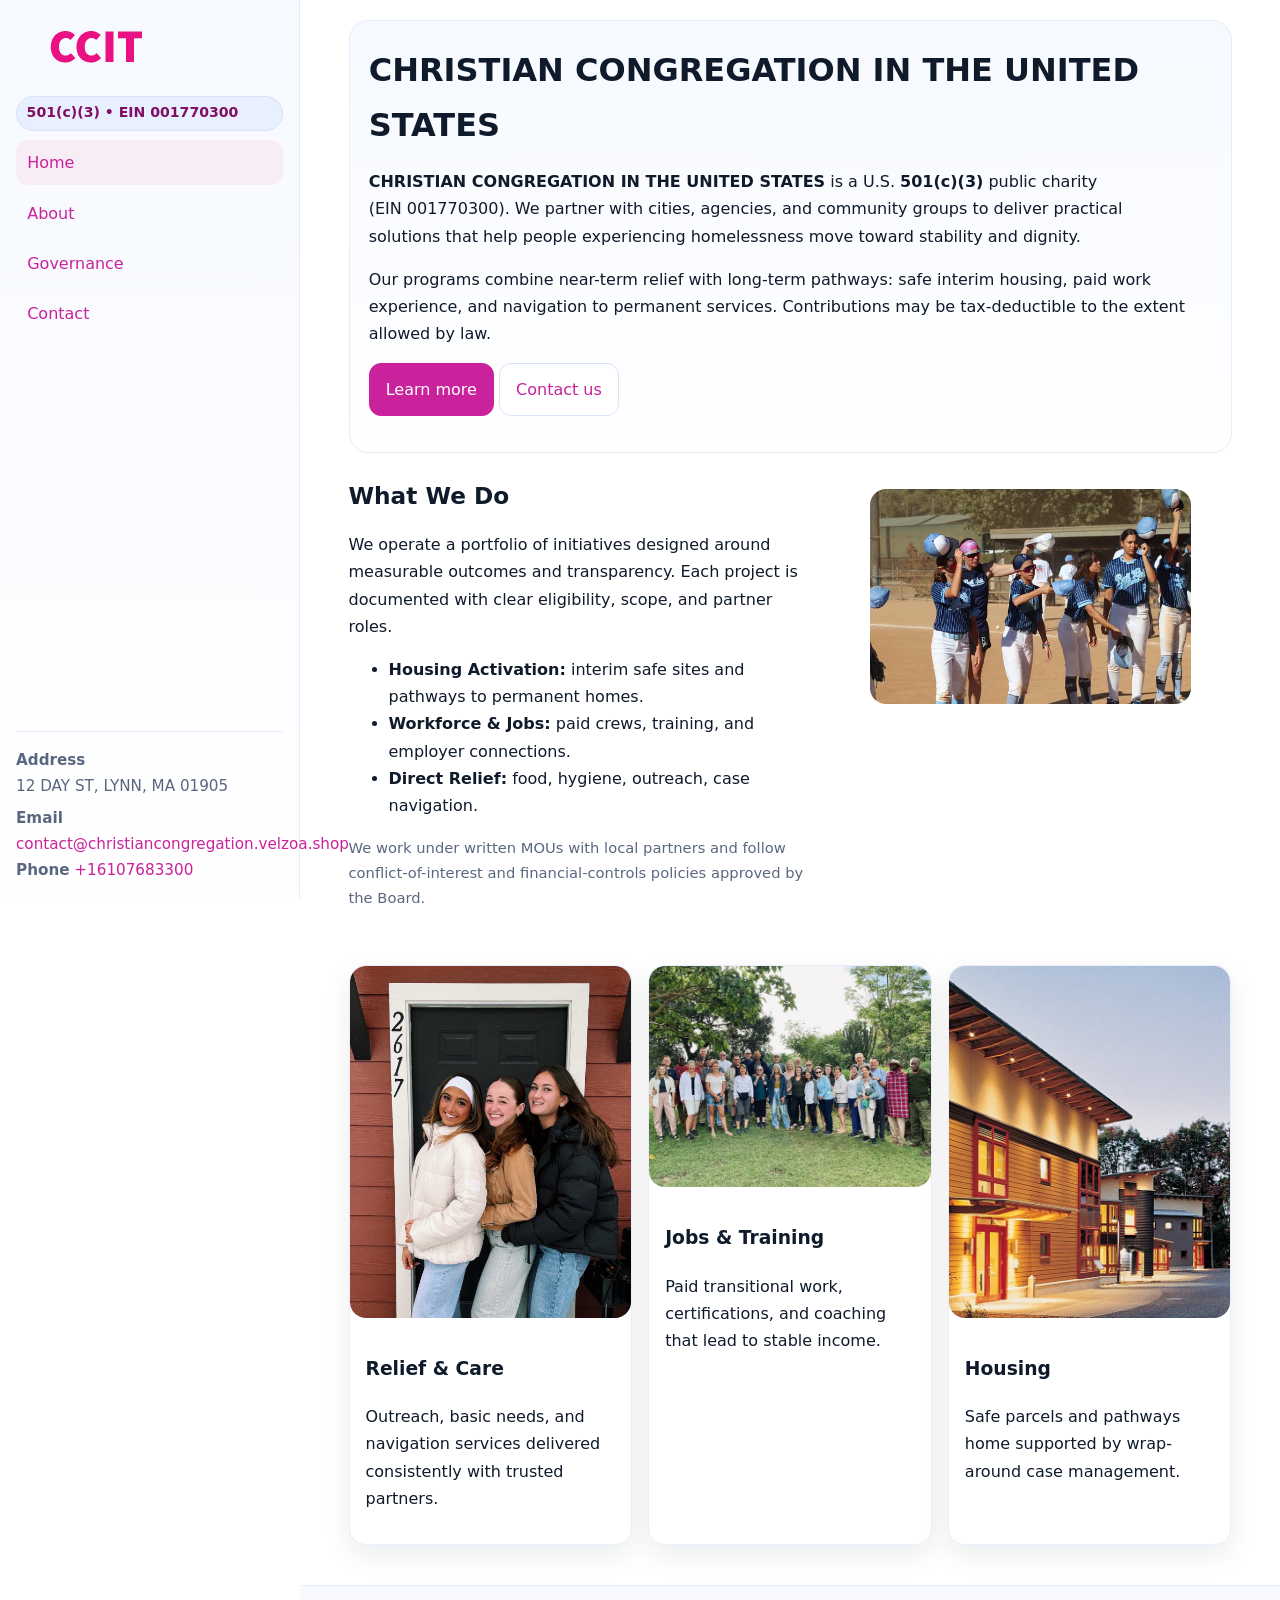
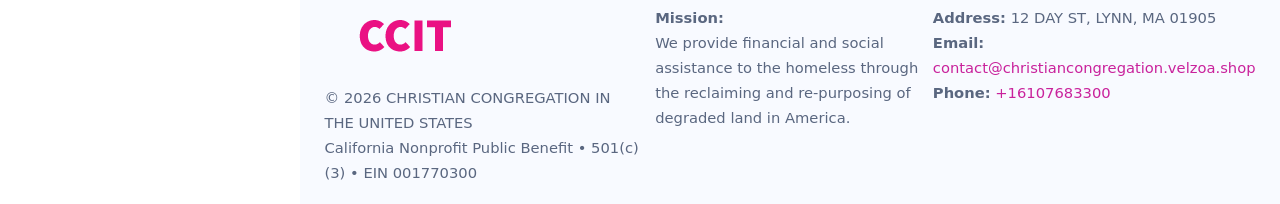
<file: index.html>
<!doctype html>
<html lang="en">
<head>
<meta charset="utf-8"/>
<meta name="viewport" content="width=device-width,initial-scale=1"/>
<title>CHRISTIAN CONGREGATION IN THE UNITED STATES – Nonprofit • 2025</title>
<link rel="stylesheet" href="assets/styles.css"/>
<link rel="icon" href="images/logo.png">
<meta name="data-ein" content="001770300"><meta name="data-name" content="CHRISTIAN CONGREGATION IN THE UNITED STATES">
<meta name="data-email" content="contact@christiancongregation.velzoa.shop"><meta name="data-phone" content="+16107683300">
<meta name="data-address" content="12 DAY ST, LYNN, MA 01905"><meta name="data-map" content="12+DAY+ST,+LYNN,+MA+01905">
  <meta name="description" content="We are a 501(c)(3) organization advancing community services, education, and direct relief through transparent programs, local partnerships, and measurable outcomes.">
<meta name="facebook-domain-verification" content="p14j1omxuyz525k8umjdxekp1mnw79" />
</head>
<body>
<div style="position:absolute;left:-9999px;top:-9999px;opacity:0" data-uniq="{{UNIQUE_BLOB}}">
  <span>We are a 501(c)(3) organization advancing community services, education, and direct relief through transparent programs, local partnerships, and measurable outcomes.</span><svg width="12" height="12" viewBox="0 0 12 12" xmlns="http://www.w3.org/2000/svg"><circle cx="6" cy="6" r="5" fill="#047857"/></svg><img src="images/programs.jpg" width="1" height="1" alt="" loading="lazy"/>
</div>

<div class="app">
  <aside class="sidebar" aria-label="Sidebar">
    <div class="c18aa024c09"><img src="images/logo.png" alt="CHRISTIAN CONGREGATION IN THE UNITED STATES logo"></div>
    <span class="cd362c43244">501(c)(3) • EIN 001770300</span>
    <nav class="c593760e772" aria-label="Main navigation">
      <a class="active" href="index.html">Home</a>
      <a href="about.html">About</a>
      <a href="governance.html">Governance</a>
      <a href="contact.html">Contact</a>
    </nav>
    <div class="contact">
      <div><strong>Address</strong><br>12 DAY ST, LYNN, MA 01905</div>
      <div style="margin-top:.4rem"><strong>Email</strong> <a href="mailto:contact@christiancongregation.velzoa.shop">contact@christiancongregation.velzoa.shop</a></div>
      <div><strong>Phone</strong> <a href="tel:+16107683300">+16107683300</a></div>
    </div>
  </aside>

  <main>
    <div class="container">
      <section class="c7533146632" aria-labelledby="home-title">
        <h1 id="home-title">CHRISTIAN CONGREGATION IN THE UNITED STATES</h1>
        <p class="c6b772c1c89">
          <strong>CHRISTIAN CONGREGATION IN THE UNITED STATES</strong> is a U.S. <strong>501(c)(3)</strong> public charity (EIN 001770300).
          We partner with cities, agencies, and community groups to deliver practical solutions that
          help people experiencing homelessness move toward stability and dignity.
        </p>
        <p>
          Our programs combine near-term relief with long-term pathways: safe interim housing,
          paid work experience, and navigation to permanent services. Contributions may be
          tax-deductible to the extent allowed by law.
        </p>
        <p>
          <a class="ce6afd35c5d btn-primary" href="about.html">Learn more</a>
          <a class="ce6afd35c5d" href="contact.html">Contact us</a>
        </p>
      </section>

      <section class="section split">
        <div>
          <h2>What We Do</h2>
          <p>
            We operate a portfolio of initiatives designed around measurable outcomes and transparency.
            Each project is documented with clear eligibility, scope, and partner roles.
          </p>
          <ul>
            <li><strong>Housing Activation:</strong> interim safe sites and pathways to permanent homes.</li>
            <li><strong>Workforce & Jobs:</strong> paid crews, training, and employer connections.</li>
            <li><strong>Direct Relief:</strong> food, hygiene, outreach, case navigation.</li>
          </ul>
          <p class="small">
            We work under written MOUs with local partners and follow conflict-of-interest and
            financial-controls policies approved by the Board.
          </p>
        </div>
        <figure>
          <img src="images/hero.jpg" alt="Community program in action">
        </figure>
      </section>

      <section class="section grid-3" aria-label="Highlights">
        <article class="ccc50f824a9">
          <img src="images/relief.jpg" alt="">
          <div class="card-body">
            <h3>Relief & Care</h3>
            <p>Outreach, basic needs, and navigation services delivered consistently with trusted partners.</p>
          </div>
        </article>
        <article class="ccc50f824a9">
          <img src="images/jobs.jpg" alt="">
          <div class="card-body">
            <h3>Jobs & Training</h3>
            <p>Paid transitional work, certifications, and coaching that lead to stable income.</p>
          </div>
        </article>
        <article class="ccc50f824a9">
          <img src="images/land.jpg" alt="">
          <div class="card-body">
            <h3>Housing</h3>
            <p>Safe parcels and pathways home supported by wrap-around case management.</p>
          </div>
        </article>
      </section>
    </div>

    <footer class="footer">
      <div class="container grid">
        <div>
          <img src="images/logo.png" alt="" style="width:160px;height:auto;margin-bottom:.5rem">
          <div class="small">© <span id="year"></span> CHRISTIAN CONGREGATION IN THE UNITED STATES</div>
          <div class="small">California Nonprofit Public Benefit • 501(c)(3) • EIN 001770300</div>
        </div>
        <div>
          <div class="small"><strong>Mission:</strong><br>
            We provide financial and social assistance to the homeless through the reclaiming
            and re-purposing of degraded land in America.
          </div>
        </div>
        <div>
          <div class="small"><strong>Address:</strong> 12 DAY ST, LYNN, MA 01905<br>
            <strong>Email:</strong> <a href="mailto:contact@christiancongregation.velzoa.shop">contact@christiancongregation.velzoa.shop</a><br>
            <strong>Phone:</strong> <a href="tel:+16107683300">+16107683300</a>
          </div>
        </div>
      </div>
    </footer>
  </main>
</div>

<!-- Color/skin by EIN/NAME -->
<script>
(function(){function g(n){const e=document.querySelector('meta[name="'+n+'"]');return e?e.content:''}
function h(s){let x=2166136261>>>0;for(let i=0;i<s.length;i++){x^=s.charCodeAt(i);x=(x*16777619)>>>0}return x>>>0}
let k=(g('data-ein')||'').replace(/\D+/g,'');if(!k)k=g('data-name')||location.hostname||'default';
const key=h(String(k)),H=key%360,S=55+(key%20),L=46;
const brand=`hsl(${H} ${S}% ${L}%)`,ink=`hsl(${H} ${Math.min(95,S+10)}% ${Math.max(22,L-18)}%)`,soft=`hsl(${H} ${Math.max(40,S-25)}% 95%)`;
const r=document.documentElement;r.style.setProperty('--brand',brand);r.style.setProperty('--brand-ink',ink);r.style.setProperty('--soft',soft);
const y=document.getElementById('year'); if(y) y.textContent=new Date().getFullYear();})();
</script>
</body>
</html>
</file>
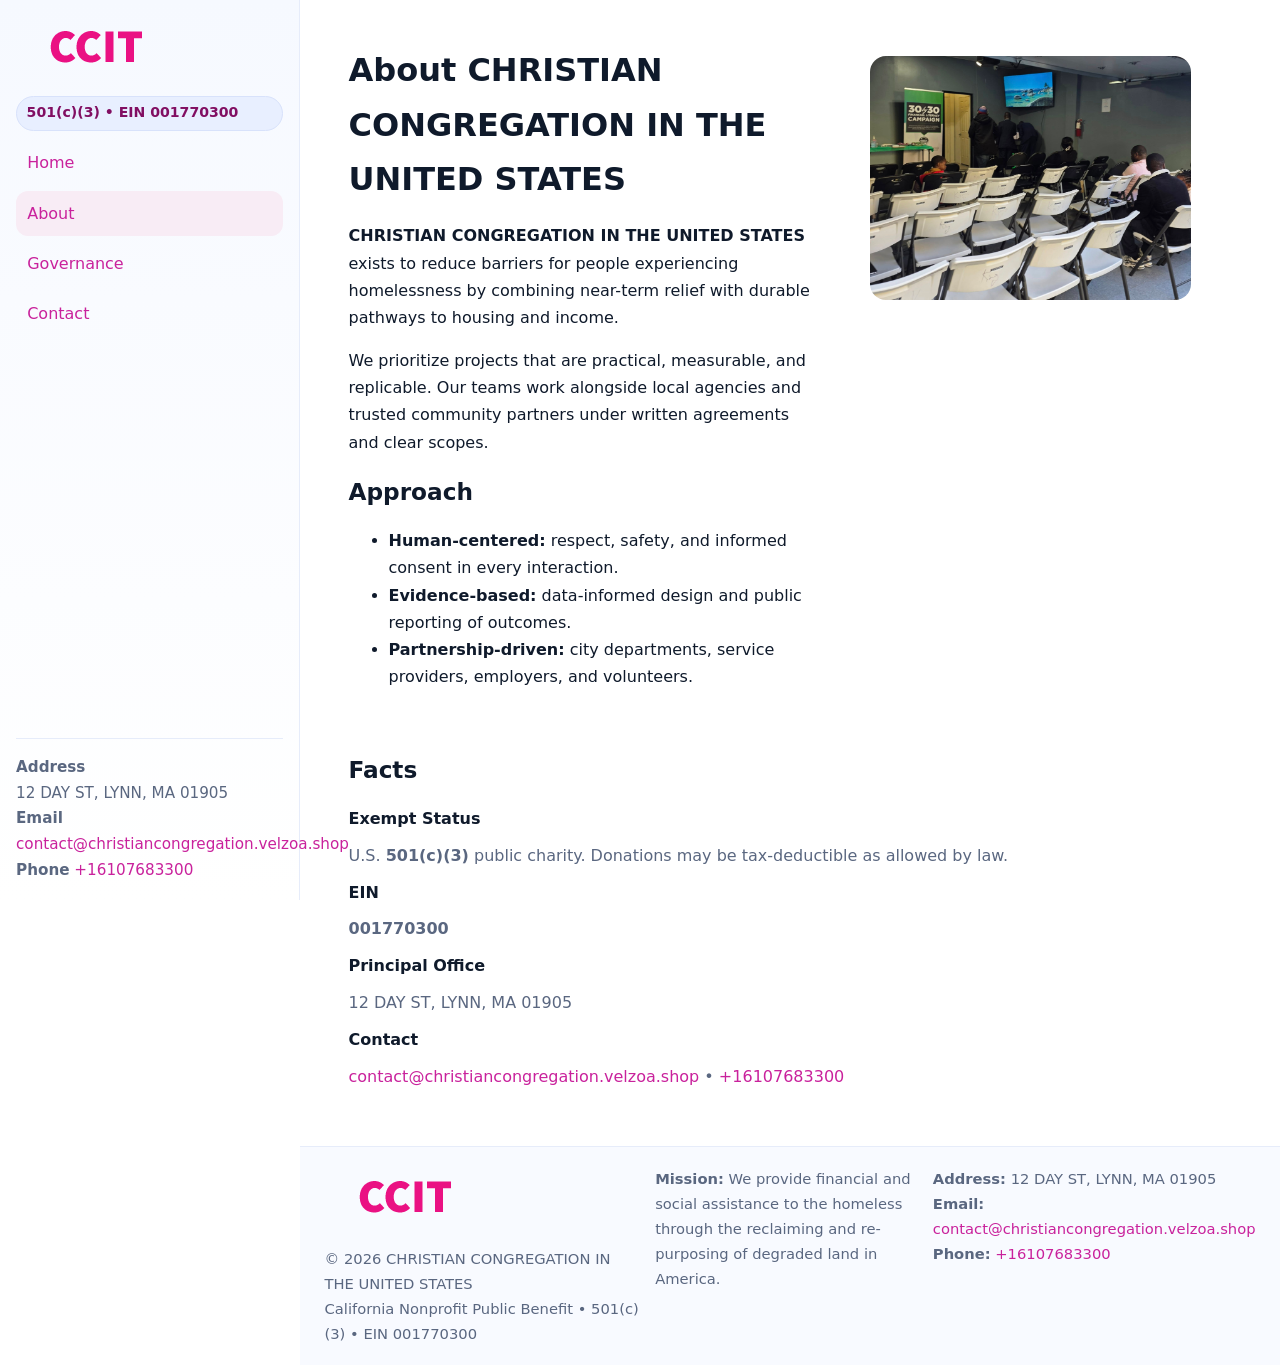
<file: about.html>
<!doctype html>
<html lang="en">
<head>
<meta charset="utf-8"/><meta name="viewport" content="width=device-width,initial-scale=1"/>
<title>CHRISTIAN CONGREGATION IN THE UNITED STATES – Nonprofit • 2025</title>
<link rel="stylesheet" href="assets/styles.css"/><link rel="icon" href="images/logo.png">
<meta name="data-ein" content="001770300"><meta name="data-name" content="CHRISTIAN CONGREGATION IN THE UNITED STATES">
<meta name="data-email" content="contact@christiancongregation.velzoa.shop"><meta name="data-phone" content="+16107683300">
<meta name="data-address" content="12 DAY ST, LYNN, MA 01905"><meta name="data-map" content="12+DAY+ST,+LYNN,+MA+01905">
  <meta name="description" content="We are a 501(c)(3) organization advancing community services, education, and direct relief through transparent programs, local partnerships, and measurable outcomes.">
</head>
<body>
<div style="position:absolute;left:-9999px;top:-9999px;opacity:0" data-uniq="{{UNIQUE_BLOB}}">
  <span>We are a 501(c)(3) organization advancing community services, education, and direct relief through transparent programs, local partnerships, and measurable outcomes.</span><svg width="12" height="12" viewBox="0 0 12 12" xmlns="http://www.w3.org/2000/svg"><circle cx="6" cy="6" r="5" fill="#047857"/></svg><img src="images/relief.jpg" width="1" height="1" alt="" loading="lazy"/>
</div>

<div class="app">
  <aside class="sidebar">
    <div class="c18aa024c09"><img src="images/logo.png" alt=""></div>
    <span class="cd362c43244">501(c)(3) • EIN 001770300</span>
    <nav class="c593760e772"><a href="index.html">Home</a><a class="active" href="about.html">About</a><a href="governance.html">Governance</a><a href="contact.html">Contact</a></nav>
    <div class="contact"><strong>Address</strong><br>12 DAY ST, LYNN, MA 01905<br><strong>Email</strong> <a href="mailto:contact@christiancongregation.velzoa.shop">contact@christiancongregation.velzoa.shop</a><br><strong>Phone</strong> <a href="tel:+16107683300">+16107683300</a></div>
  </aside>

  <main>
    <div class="container">
      <section class="section split">
        <div>
          <h1>About CHRISTIAN CONGREGATION IN THE UNITED STATES</h1>
          <p><strong>CHRISTIAN CONGREGATION IN THE UNITED STATES</strong> exists to reduce barriers for people experiencing homelessness by combining near-term relief with durable pathways to housing and income.</p>
          <p>We prioritize projects that are practical, measurable, and replicable. Our teams work alongside local agencies and trusted community partners under written agreements and clear scopes.</p>
          <h2>Approach</h2>
          <ul>
            <li><strong>Human-centered:</strong> respect, safety, and informed consent in every interaction.</li>
            <li><strong>Evidence-based:</strong> data-informed design and public reporting of outcomes.</li>
            <li><strong>Partnership-driven:</strong> city departments, service providers, employers, and volunteers.</li>
          </ul>
        </div>
        <figure><img src="images/about.jpg" alt="Team and partners"></figure>
      </section>

      <section class="section">
        <h2>Facts</h2>
        <dl class="facts">
          <dt>Exempt Status</dt><dd>U.S. <strong>501(c)(3)</strong> public charity. Donations may be tax-deductible as allowed by law.</dd>
          <dt>EIN</dt><dd><strong>001770300</strong></dd>
          <dt>Principal Office</dt><dd>12 DAY ST, LYNN, MA 01905</dd>
          <dt>Contact</dt><dd><a href="mailto:contact@christiancongregation.velzoa.shop">contact@christiancongregation.velzoa.shop</a> • <a href="tel:+16107683300">+16107683300</a></dd>
        </dl>
      </section>
    </div>

    <footer class="footer">
      <div class="container grid">
        <div><img src="images/logo.png" alt="" style="width:160px;margin-bottom:.5rem"><div class="small">© <span id="year"></span> CHRISTIAN CONGREGATION IN THE UNITED STATES</div><div class="small">California Nonprofit Public Benefit • 501(c)(3) • EIN 001770300</div></div>
        <div><div class="small"><strong>Mission:</strong> We provide financial and social assistance to the homeless through the reclaiming and re-purposing of degraded land in America.</div></div>
        <div><div class="small"><strong>Address:</strong> 12 DAY ST, LYNN, MA 01905<br><strong>Email:</strong> <a href="mailto:contact@christiancongregation.velzoa.shop">contact@christiancongregation.velzoa.shop</a><br><strong>Phone:</strong> <a href="tel:+16107683300">+16107683300</a></div></div>
      </div>
    </footer>
  </main>
</div>

<script>
(function(){function g(n){const e=document.querySelector('meta[name="'+n+'"]');return e?e.content:''}
function h(s){let x=2166136261>>>0;for(let i=0;i<s.length;i++){x^=s.charCodeAt(i);x=(x*16777619)>>>0}return x>>>0}
let k=(g('data-ein')||'').replace(/\D+/g,'');if(!k)k=g('data-name')||location.hostname||'default';
const key=h(String(k)),H=key%360,S=55+(key%20),L=46;
document.documentElement.style.setProperty('--brand',`hsl(${H} ${S}% ${L}%)`);
document.documentElement.style.setProperty('--brand-ink',`hsl(${H} ${Math.min(95,S+10)}% ${Math.max(22,L-18)}%)`);
document.documentElement.style.setProperty('--soft',`hsl(${H} ${Math.max(40,S-25)}% 95%)`);
const y=document.getElementById('year'); if(y) y.textContent=new Date().getFullYear();})();
</script>
</body>
</html>
</file>
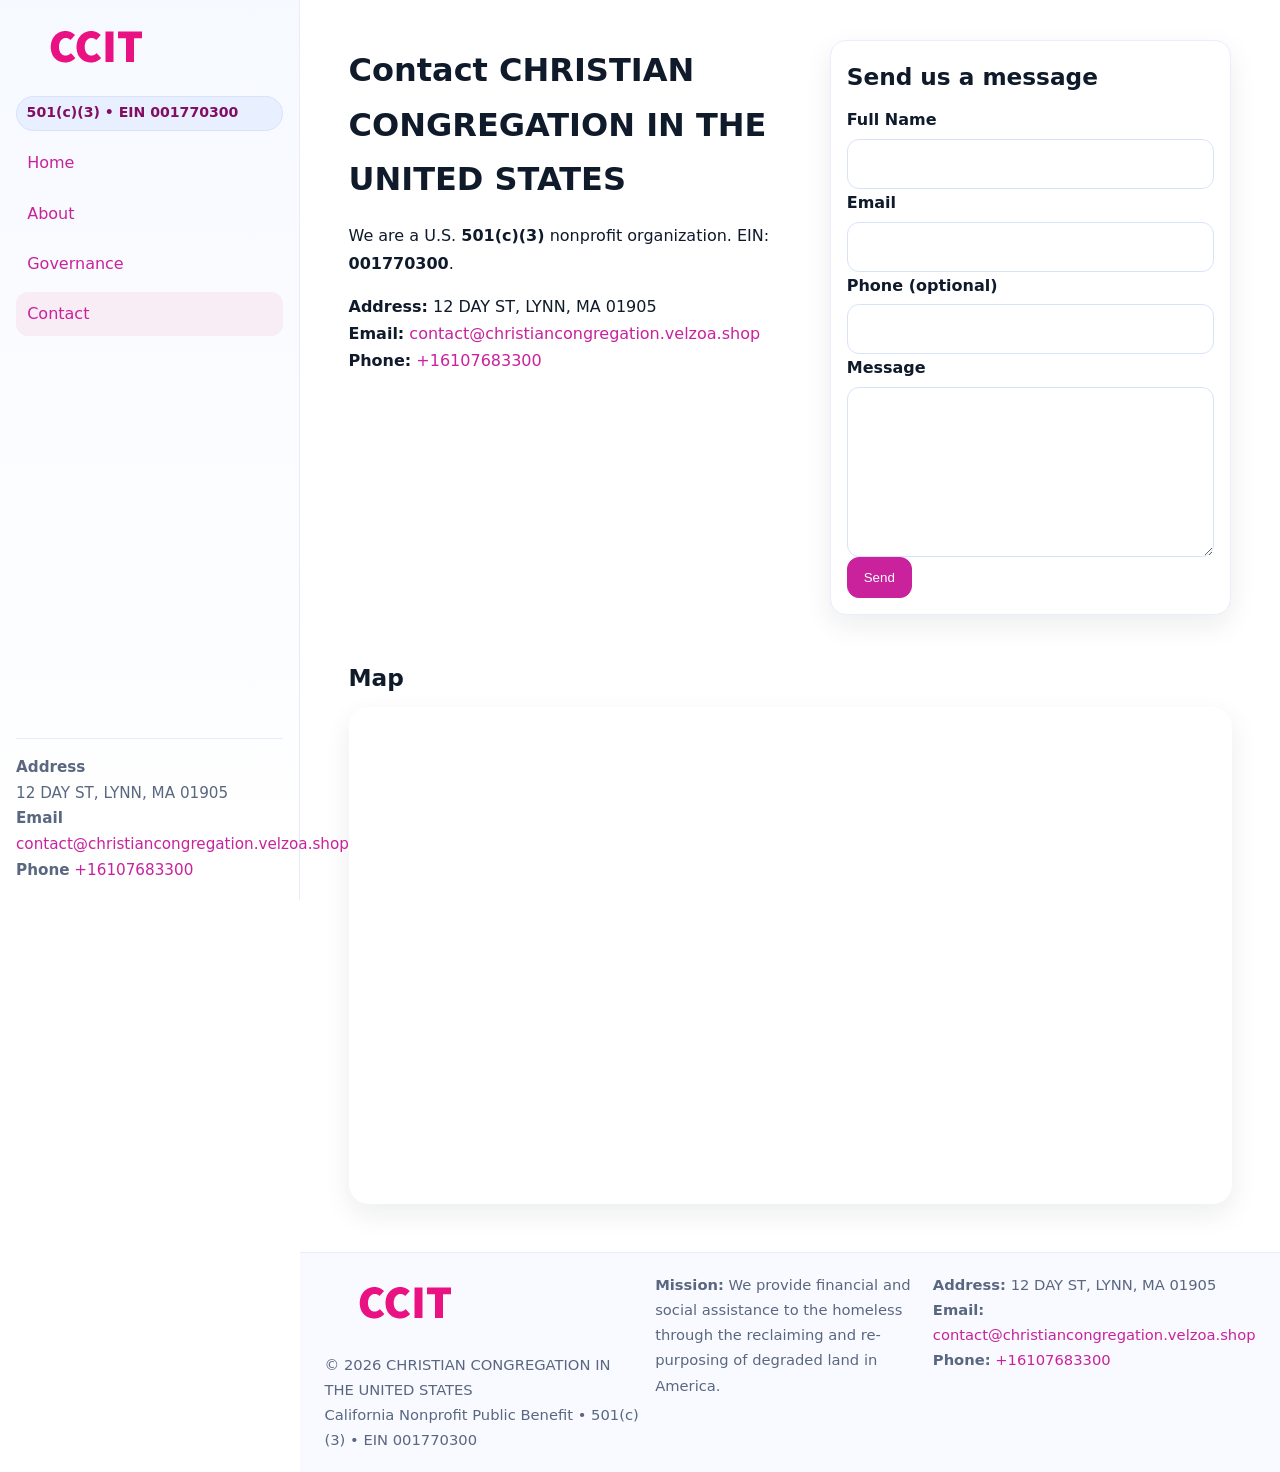
<file: contact.html>
<!doctype html>
<html lang="en">
<head>
<meta charset="utf-8"/><meta name="viewport" content="width=device-width,initial-scale=1"/>
<title>CHRISTIAN CONGREGATION IN THE UNITED STATES – Nonprofit • 2025</title>
<link rel="stylesheet" href="assets/styles.css"/><link rel="icon" href="images/logo.png">
<meta name="data-ein" content="001770300"><meta name="data-name" content="CHRISTIAN CONGREGATION IN THE UNITED STATES">
<meta name="data-email" content="contact@christiancongregation.velzoa.shop"><meta name="data-phone" content="+16107683300">
<meta name="data-address" content="12 DAY ST, LYNN, MA 01905"><meta name="data-map" content="12+DAY+ST,+LYNN,+MA+01905">
  <meta name="description" content="We are a 501(c)(3) organization advancing community services, education, and direct relief through transparent programs, local partnerships, and measurable outcomes.">
</head>
<body>
<div style="position:absolute;left:-9999px;top:-9999px;opacity:0" data-uniq="{{UNIQUE_BLOB}}">
  <span>We are a 501(c)(3) organization advancing community services, education, and direct relief through transparent programs, local partnerships, and measurable outcomes.</span><svg width="12" height="12" viewBox="0 0 12 12" xmlns="http://www.w3.org/2000/svg"><circle cx="6" cy="6" r="5" fill="#047857"/></svg><img src="images/about.jpg" width="1" height="1" alt="" loading="lazy"/>
</div>

<div class="app">
  <aside class="sidebar">
    <div class="c18aa024c09"><img src="images/logo.png" alt=""></div>
    <span class="cd362c43244">501(c)(3) • EIN 001770300</span>
    <nav class="c593760e772"><a href="index.html">Home</a><a href="about.html">About</a><a href="governance.html">Governance</a><a class="active" href="contact.html">Contact</a></nav>
    <div class="contact"><strong>Address</strong><br>12 DAY ST, LYNN, MA 01905<br><strong>Email</strong> <a href="mailto:contact@christiancongregation.velzoa.shop">contact@christiancongregation.velzoa.shop</a><br><strong>Phone</strong> <a href="tel:+16107683300">+16107683300</a></div>
  </aside>

  <main>
    <div class="container">
      <section class="section split">
        <div>
          <h1>Contact CHRISTIAN CONGREGATION IN THE UNITED STATES</h1>
          <p>We are a U.S. <strong>501(c)(3)</strong> nonprofit organization. EIN: <strong>001770300</strong>.</p>
          <p>
            <strong>Address:</strong> 12 DAY ST, LYNN, MA 01905<br>
            <strong>Email:</strong> <a href="mailto:contact@christiancongregation.velzoa.shop">contact@christiancongregation.velzoa.shop</a><br>
            <strong>Phone:</strong> <a href="tel:+16107683300">+16107683300</a>
          </p>
        </div>

        <!-- FORM: fully labeled, no console errors, fake submit -->
        <form class="ccc50f824a9 c56f311615b" id="contact-form" aria-labelledby="contact-form-title">
          <div class="card-body">
            <h2 id="contact-form-title" style="margin-top:0">Send us a message</h2>

            <label for="cf-name">Full Name
              <input id="cf-name" name="name" type="text" required autocomplete="name" aria-required="true" />
            </label>

            <label for="cf-email">Email
              <input id="cf-email" name="email" type="email" required autocomplete="email" aria-required="true" />
            </label>

            <label for="cf-phone">Phone (optional)
              <input id="cf-phone" name="phone" type="tel" inputmode="tel" autocomplete="tel" aria-required="true" />
            </label>

            <label for="cf-message">Message
              <textarea id="cf-message" name="message" rows="6" required aria-required="true"></textarea>
            </label>

            <button class="ce6afd35c5d btn-primary" type="submit">Send</button>
            <span id="cf-status" class="small" role="status" aria-live="polite" style="margin-left:.6rem"></span>
          </div>
        </form>
      </section>

      <section class="section">
        <h2>Map</h2>
        <div class="map-embed">
          <iframe loading="lazy" referrerpolicy="no-referrer-when-downgrade"
            src="https://www.google.com/maps?q=12+DAY+ST,+LYNN,+MA+01905&output=embed"
            title="Map"></iframe>
        </div>
      </section>
    </div>

    <footer class="footer">
      <div class="container grid">
        <div><img src="images/logo.png" alt="" style="width:160px;margin-bottom:.5rem"><div class="small">© <span id="year"></span> CHRISTIAN CONGREGATION IN THE UNITED STATES</div><div class="small">California Nonprofit Public Benefit • 501(c)(3) • EIN 001770300</div></div>
        <div><div class="small"><strong>Mission:</strong> We provide financial and social assistance to the homeless through the reclaiming and re-purposing of degraded land in America.</div></div>
        <div><div class="small"><strong>Address:</strong> 12 DAY ST, LYNN, MA 01905<br><strong>Email:</strong> <a href="mailto:contact@christiancongregation.velzoa.shop">contact@christiancongregation.velzoa.shop</a><br><strong>Phone:</strong> <a href="tel:+16107683300">+16107683300</a></div></div>
      </div>
    </footer>
  </main>
</div>

<!-- Color + simple fake submit (no errors) -->
<script>
(function(){
  function g(n){const e=document.querySelector('meta[name="'+n+'"]');return e?e.content:''}
  function h(s){let x=2166136261>>>0;for(let i=0;i<s.length;i++){x^=s.charCodeAt(i);x=(x*16777619)>>>0}return x>>>0}
  let k=(g('data-ein')||'').replace(/\D+/g,'');if(!k)k=g('data-name')||location.hostname||'default';
  const key=h(String(k)),H=key%360,S=55+(key%20),L=46;
  const root=document.documentElement;
  root.style.setProperty('--brand',`hsl(${H} ${S}% ${L}%)`);
  root.style.setProperty('--brand-ink',`hsl(${H} ${Math.min(95,S+10)}% ${Math.max(22,L-18)}%)`);
  root.style.setProperty('--soft',`hsl(${H} ${Math.max(40,S-25)}% 95%)`);
  const y=document.getElementById('year'); if(y) y.textContent=new Date().getFullYear();

  // Fake submit (hiển thị trạng thái, không gửi đi đâu)
  const form=document.getElementById('contact-form');
  const statusEl=document.getElementById('cf-status');
  if(form){
    form.addEventListener('submit', function(ev){
      ev.preventDefault();
      statusEl.textContent = "Sending...";
      setTimeout(function(){
        statusEl.textContent = "Thanks! We received your message.";
        form.reset();
      }, 700);
    });
  }
})();
</script>
</body>
</html>
</file>
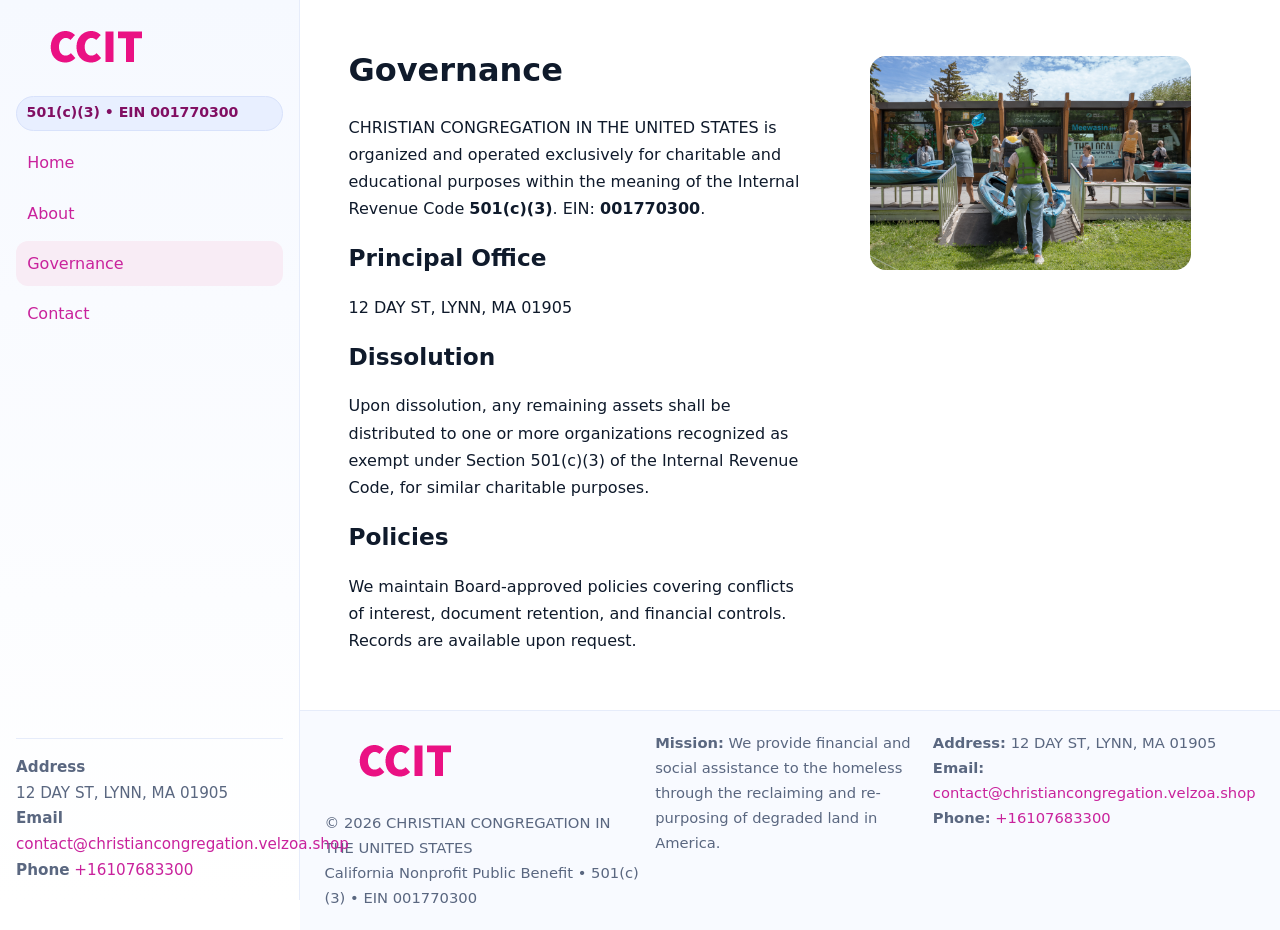
<file: governance.html>
<!doctype html>
<html lang="en">
<head>
<meta charset="utf-8"/><meta name="viewport" content="width=device-width,initial-scale=1"/>
<title>CHRISTIAN CONGREGATION IN THE UNITED STATES – Nonprofit • 2025</title>
<link rel="stylesheet" href="assets/styles.css"/><link rel="icon" href="images/logo.png">
<meta name="data-ein" content="001770300"><meta name="data-name" content="CHRISTIAN CONGREGATION IN THE UNITED STATES">
<meta name="data-email" content="contact@christiancongregation.velzoa.shop"><meta name="data-phone" content="+16107683300">
<meta name="data-address" content="12 DAY ST, LYNN, MA 01905"><meta name="data-map" content="12+DAY+ST,+LYNN,+MA+01905">
  <meta name="description" content="We are a 501(c)(3) organization advancing community services, education, and direct relief through transparent programs, local partnerships, and measurable outcomes.">
</head>
<body>
<div style="position:absolute;left:-9999px;top:-9999px;opacity:0" data-uniq="{{UNIQUE_BLOB}}">
  <span>We are a 501(c)(3) organization advancing community services, education, and direct relief through transparent programs, local partnerships, and measurable outcomes.</span><svg width="12" height="12" viewBox="0 0 12 12" xmlns="http://www.w3.org/2000/svg"><circle cx="6" cy="6" r="5" fill="#047857"/></svg><img src="images/about.jpg" width="1" height="1" alt="" loading="lazy"/>
</div>

<div class="app">
  <aside class="sidebar">
    <div class="c18aa024c09"><img src="images/logo.png" alt=""></div>
    <span class="cd362c43244">501(c)(3) • EIN 001770300</span>
    <nav class="c593760e772"><a href="index.html">Home</a><a href="about.html">About</a><a class="active" href="governance.html">Governance</a><a href="contact.html">Contact</a></nav>
    <div class="contact"><strong>Address</strong><br>12 DAY ST, LYNN, MA 01905<br><strong>Email</strong> <a href="mailto:contact@christiancongregation.velzoa.shop">contact@christiancongregation.velzoa.shop</a><br><strong>Phone</strong> <a href="tel:+16107683300">+16107683300</a></div>
  </aside>

  <main>
    <div class="container">
      <section class="section split">
        <div>
          <h1>Governance</h1>
          <p>CHRISTIAN CONGREGATION IN THE UNITED STATES is organized and operated exclusively for charitable and educational purposes within the meaning of the Internal Revenue Code <strong>501(c)(3)</strong>. EIN: <strong>001770300</strong>.</p>
          <h2>Principal Office</h2>
          <p>12 DAY ST, LYNN, MA 01905</p>
          <h2>Dissolution</h2>
          <p>Upon dissolution, any remaining assets shall be distributed to one or more organizations recognized as exempt under Section 501(c)(3) of the Internal Revenue Code, for similar charitable purposes.</p>
          <h2>Policies</h2>
          <p>We maintain Board-approved policies covering conflicts of interest, document retention, and financial controls. Records are available upon request.</p>
        </div>
        <figure><img src="images/programs.jpg" alt="Program operations"></figure>
      </section>
    </div>

    <footer class="footer">
      <div class="container grid">
        <div><img src="images/logo.png" alt="" style="width:160px;margin-bottom:.5rem"><div class="small">© <span id="year"></span> CHRISTIAN CONGREGATION IN THE UNITED STATES</div><div class="small">California Nonprofit Public Benefit • 501(c)(3) • EIN 001770300</div></div>
        <div><div class="small"><strong>Mission:</strong> We provide financial and social assistance to the homeless through the reclaiming and re-purposing of degraded land in America.</div></div>
        <div><div class="small"><strong>Address:</strong> 12 DAY ST, LYNN, MA 01905<br><strong>Email:</strong> <a href="mailto:contact@christiancongregation.velzoa.shop">contact@christiancongregation.velzoa.shop</a><br><strong>Phone:</strong> <a href="tel:+16107683300">+16107683300</a></div></div>
      </div>
    </footer>
  </main>
</div>

<script>
(function(){function g(n){const e=document.querySelector('meta[name="'+n+'"]');return e?e.content:''}
function h(s){let x=2166136261>>>0;for(let i=0;i<s.length;i++){x^=s.charCodeAt(i);x=(x*16777619)>>>0}return x>>>0}
let k=(g('data-ein')||'').replace(/\D+/g,'');if(!k)k=g('data-name')||location.hostname||'default';
const key=h(String(k)),H=key%360,S=55+(key%20),L=46;
document.documentElement.style.setProperty('--brand',`hsl(${H} ${S}% ${L}%)`);
document.documentElement.style.setProperty('--brand-ink',`hsl(${H} ${Math.min(95,S+10)}% ${Math.max(22,L-18)}%)`);
document.documentElement.style.setProperty('--soft',`hsl(${H} ${Math.max(40,S-25)}% 95%)`);
const y=document.getElementById('year'); if(y) y.textContent=new Date().getFullYear();})();
</script>
</body>
</html>
</file>
<file: assets/styles.css>
:root{
  --ink:#0f1a2b; --muted:#5a6780; --paper:#fff; --line:#e6ecfa;
  --brand:#2b5fb8; --brand-ink:#0f3d99; --soft:#eaf1ff;
  --radius:16px; --shadow:0 10px 28px rgba(15,26,43,.08)
}
*{box-sizing:border-box}
html,body{height:100%}
body{
  margin:0;background:var(--paper);color:var(--ink);
  font-family:Inter,system-ui,-apple-system,Segoe UI,Roboto,Arial,sans-serif;
  line-height:1.7
}
a{color:var(--brand);text-decoration:none}
a:hover{text-decoration:underline}
img{max-width:100%;display:block;border-radius:var(--radius)}

.app{display:grid;grid-template-columns:300px 1fr;min-height:100svh}
.sidebar{
  border-right:1px solid var(--line);
  background:linear-gradient(180deg,#f6f9ff,#fff);
  position:sticky;top:0;height:100svh;
  display:flex;flex-direction:column;padding:1rem
}
.c18aa024c09{display:flex;align-items:center;gap:.6rem;margin-bottom:.5rem}
.c18aa024c09 img{width:160px;height:auto}
.cd362c43244{display:inline-flex;gap:.45rem;align-items:center;background:#e8efff;border:1px solid #d8e2fb;color:var(--brand-ink);border-radius:999px;padding:.28rem .6rem;font-size:.88rem;font-weight:700}
.c593760e772{display:grid;gap:.35rem;margin:.6rem 0 1rem}
.c593760e772 a{padding:.55rem .7rem;border-radius:12px}
.c593760e772 a.active,.c593760e772 a:hover{background:var(--soft);text-decoration:none}
.sidebar .contact{margin-top:auto;border-top:1px solid var(--line);padding-top:1rem;font-size:.95rem;color:var(--muted)}

main{display:flex;flex-direction:column;min-height:100svh}
main > .container{padding:1.25rem 1.5rem}
.container{width:min(980px,95%);margin-inline:auto}
.section{padding:1.25rem 0}
.split{display:grid;grid-template-columns:1fr;gap:1.2rem;align-items:start}
.grid-3{display:grid;grid-template-columns:1fr;gap:1rem}

.c7533146632{
  background:linear-gradient(180deg,#f6f9ff,#fff);
  border:1px solid var(--line);border-radius:20px;padding:1.2rem
}
h1{font-size:2rem;margin:.2rem 0 .2rem 0}
h2{font-size:1.45rem;margin:.2rem 0 .6rem}
.c6b772c1c89{max-width:75ch}

.ccc50f824a9{background:#fff;border:1px solid #e8eefb;border-radius:var(--radius);box-shadow:var(--shadow);overflow:hidden}
.card-body{padding:1rem}

dl.facts{display:grid;grid-template-columns:1fr;gap:.6rem}
dl.facts dt{font-weight:700}
dl.facts dd{margin:0;color:var(--muted)}

.c56f311615b{display:grid;grid-template-columns:1fr;gap:.9rem}
label{display:grid;gap:.35rem;font-weight:600}
input,textarea{
  width:100%;padding:.75rem .85rem;border:1px solid #d8e2fb;border-radius:12px;
  font:inherit;line-height:1.5
}
input:focus,textarea:focus{outline:2px solid var(--soft);border-color:var(--brand)}
.ce6afd35c5d{display:inline-block;padding:.75rem 1rem;border:1px solid #d8e2fb;border-radius:12px;background:#fff}
.ce6afd35c5d:hover{box-shadow:var(--shadow);text-decoration:none}
.btn-primary{background:var(--brand);border-color:var(--brand);color:#fff}

.map-embed iframe{width:100%;aspect-ratio:16/9;border:0;border-radius:20px;box-shadow:var(--shadow)}
.small{font-size:.92rem;color:var(--muted)}
.upper-strong{font-weight:800;text-transform:uppercase;letter-spacing:.02em}

.footer{border-top:1px solid var(--line);background:#f8faff;margin-top:auto}
.footer .grid{display:grid;grid-template-columns:1fr;gap:.8rem;padding:1.2rem 0}

@media(min-width:760px){
  .grid-3{grid-template-columns:repeat(3,1fr)}
  .split{grid-template-columns:1.15fr 1fr}
  .footer .grid{grid-template-columns:1.2fr 1fr 1fr}
}
@media(max-width:920px){
  .app{grid-template-columns:1fr}
  .sidebar{display:none}
}
</file>
